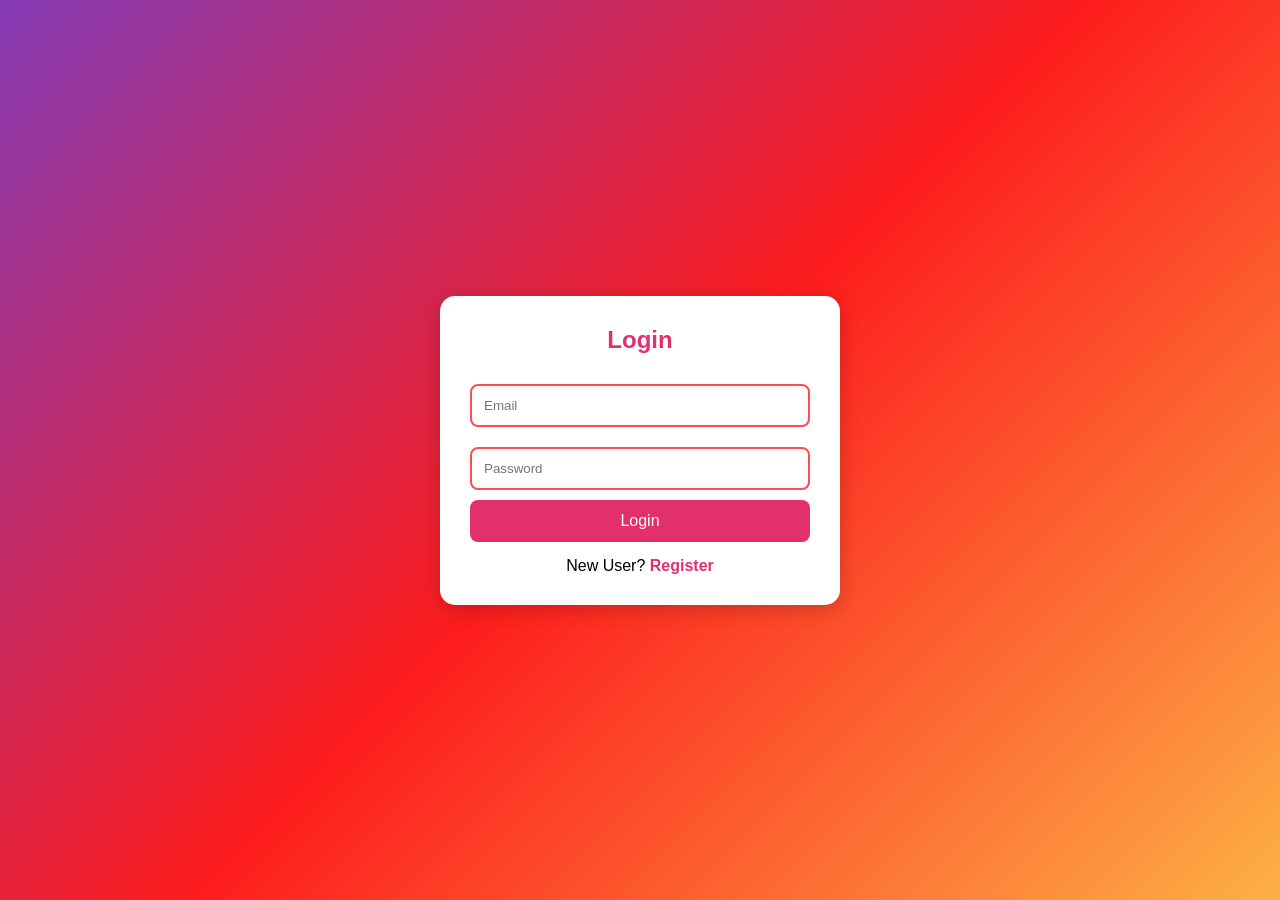
<file: frontend/login.html>
<!DOCTYPE html>
<html>
<head>
    <title>Login</title>
    <meta name="viewport" content="width=device-width, initial-scale=1.0">
    <link rel="stylesheet" href="css/style.css">
</head>
<body>

<div class="container">

    <h2>Login</h2>

   <input
    type="email"
    id="email"
    placeholder="Email"
    required
>

<input
    type="password"
    id="password"
    placeholder="Password"
    required
>

    <button onclick="login()">Login</button>

    <p>
        New User?
        <a href="register.html">Register</a>
    </p>

</div>


<script src="js/auth.js"></script>
<body class="auth-page"></body>

</body>
</html>
</file>
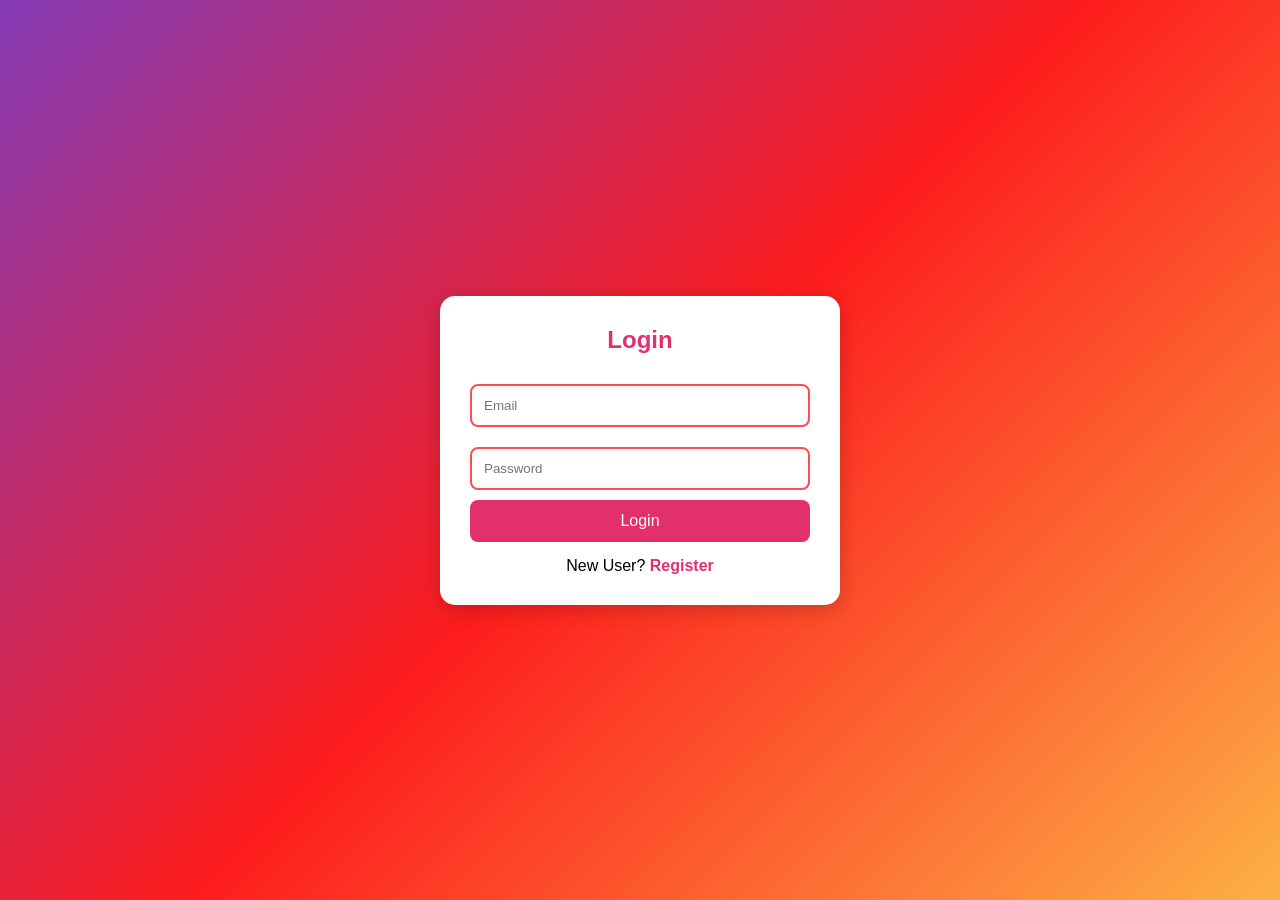
<file: frontend/profile.html>
<!DOCTYPE html>
<html>
<head>
    <title>Profile</title>
    <meta name="viewport" content="width=device-width, initial-scale=1.0">
    <link rel="stylesheet" href="css/style.css">
</head>
<body>

<nav class="navbar">
    <h2>📸 SocialGram</h2>

    <div>
        <button onclick="location.href='index.html'">
            🏠 Home
        </button>

        <button onclick="logout()">
            🚪 Logout
        </button>
    </div>
</nav>

<div class="profile-container">

    <div class="profile-header">

        <img
            src="https://randomuser.me/api/portraits/women/44.jpg"
            class="profile-pic"
        >

        <div class="profile-info">

            <h2>Jyothi</h2>

            <div class="stats">

                <div>
                    <strong>12</strong>
                    <p>Posts</p>
                </div>

                <div>
                    <strong>1.2K</strong>
                    <p>Followers</p>
                </div>

                <div>
                    <strong>850</strong>
                    <p>Following</p>
                </div>

            </div>

            <p class="bio">
                🌸 B.Tech IT Student <br>
                💻 Full Stack Developer <br>
                🚀 CodeAlpha Intern
            </p>

            <button class="edit-btn">
                Edit Profile
            </button>

        </div>

    </div>

    <hr>

    <h3 class="gallery-title">
        My Posts
    </h3>

    <div class="gallery">

        <img src="https://images.unsplash.com/photo-1495474472287-4d71bcdd2085?w=500">

        <img src="https://images.unsplash.com/photo-1551632811-561732d1e306?w=500">

        <img src="https://images.unsplash.com/photo-1512820790803-83ca734da794?w=500">

        <img src="https://images.unsplash.com/photo-1517836357463-d25dfeac3438?w=500">

        <img src="https://images.unsplash.com/photo-1500530855697-b586d89ba3ee?w=500">

        <img src="https://images.unsplash.com/photo-1506744038136-46273834b3fb?w=500">

    </div>

</div>

<script src="js/profile.js"></script>

</body>
</html>
</file>
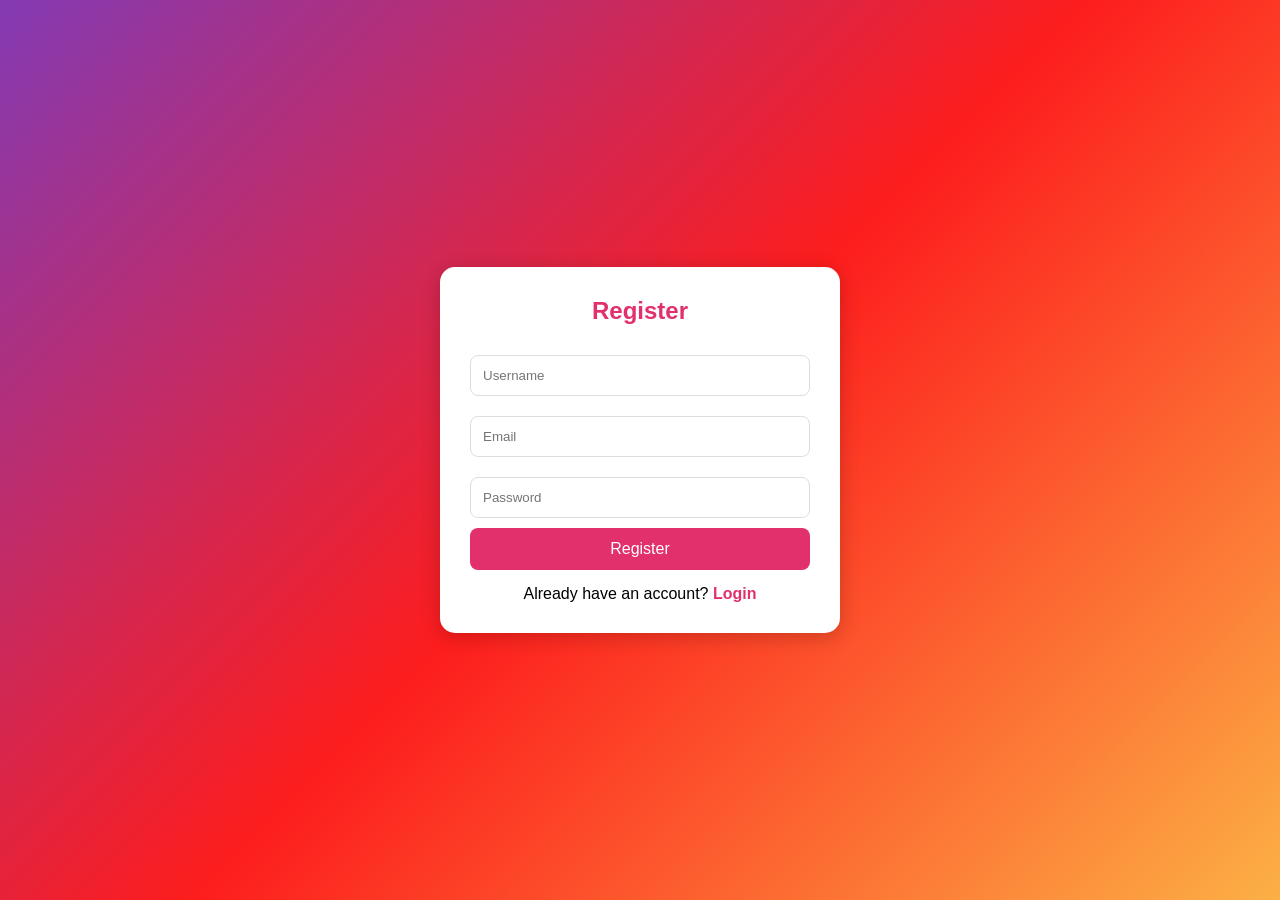
<file: frontend/register.html>
<!DOCTYPE html>
<html>
<head>
    <title>Register</title>
    <meta name="viewport" content="width=device-width, initial-scale=1.0">
    <link rel="stylesheet" href="css/style.css">
</head>
<body>

<div class="container">
    <h2>Register</h2>

    <input type="text" id="username" placeholder="Username">
    <input type="email" id="email" placeholder="Email">
    <input type="password" id="password" placeholder="Password">

    <button onclick="register()">Register</button>

    <p>
        Already have an account?
        <a href="login.html">Login</a>
    </p>
</div>

<script src="js/auth.js"></script>
<body class="auth-page"></body>

</body>
</html>
</file>
<file: frontend/css/style.css>
*{
    margin:0;
    padding:0;
    box-sizing:border-box;
    font-family:'Segoe UI',sans-serif;
}

/* Login & Register Pages */

body{
    min-height:100vh;
    background:linear-gradient(
        135deg,
        #833ab4,
        #fd1d1d,
        #fcb045
    );
}

.container{
    width:90%;
    max-width:400px;
    background:white;
    padding:30px;
    border-radius:15px;
    box-shadow:0 4px 20px rgba(0,0,0,0.2);
    margin:100px auto;
    box-sizing:border-box;
}

.profile-container{
    width:95%;
    max-width:800px;
    margin:auto;
}

h2{
    text-align:center;
    margin-bottom:20px;
    color:#e1306c;
}

input,
textarea{
    width:100%;
    padding:12px;
    margin:10px 0;
    border:1px solid #ddd;
    border-radius:8px;
    outline:none;
}

button{
    width:100%;
    padding:12px;
    border:none;
    border-radius:8px;
    background:#e1306c;
    color:white;
    cursor:pointer;
    font-size:16px;
}

button:hover{
    opacity:0.9;
}

p{
    text-align:center;
    margin-top:15px;
}

a{
    text-decoration:none;
    color:#e1306c;
    font-weight:bold;
}

/* Navbar */

.navbar{
    background:white;
    display:flex;
    justify-content:space-between;
    align-items:center;
    padding:15px 30px;
    box-shadow:0 2px 10px rgba(0,0,0,.1);
}

.navbar h2{
    margin:0;
    color:#e1306c;
}

.navbar button{
    width:auto;
    padding:10px 15px;
    margin-left:10px;
}

/* Feed Container */

.main-container{
    width:90%;
    max-width:700px;
    margin:30px auto;
}

/* Create Post */

.create-post{
    background:white;
    padding:20px;
    border-radius:15px;
    margin-bottom:25px;
    box-shadow:0 4px 15px rgba(0,0,0,.15);
}

.create-post textarea{
    resize:none;
}

.create-post button{
    margin-top:10px;
}

/* Post Cards */

.post{
    background:white;
    margin-bottom:20px;
    padding:20px;
    border-radius:15px;
    box-shadow:0 4px 15px rgba(0,0,0,.15);
}

.post-header{
    display:flex;
    align-items:center;
    gap:10px;
}

.avatar{
    width:45px;
    height:45px;
    border-radius:50%;
    object-fit:cover;
}

.username{
    font-weight:bold;
    font-size:16px;
}

.post img{
    width:100%;
    max-height:250px;
    object-fit:cover;
    border-radius:12px;
    margin-top:10px;
}

.post-content{
    margin:15px 0;
    font-size:15px;
}

.post-actions{
    display:flex;
    gap:10px;
    margin-top:10px;
}

.post-actions button{
    width:auto;
    padding:8px 15px;
    border:none;
    border-radius:8px;
    background:#f5f5f5;
    color:black;
    cursor:pointer;
}

.post-actions button:hover{
    background:#ececec;
}
.auth-page{
    display:flex;
    justify-content:center;
    align-items:center;
}

.auth-page .container{
    margin:0;
}

/* Profile Page */

.profile-container{
    width:90%;
    max-width:900px;
    margin:30px auto;
    background:white;
    padding:30px;
    border-radius:15px;
}

.profile-header{
    display:flex;
    gap:40px;
    align-items:center;
}

.profile-pic{
    width:150px;
    height:150px;
    border-radius:50%;
    object-fit:cover;

    border:5px solid #e1306c;
}

.profile-info{
    flex:1;
}

.stats{
    display:flex;
    gap:40px;
    margin:20px 0;
}

.stats div{
    text-align:center;
}

.bio{
    margin-bottom:15px;
    line-height:1.6;
}

.edit-btn{
    width:auto;
    padding:10px 20px;
}

.gallery-title{
    margin:20px 0;
}

.gallery{
    display:grid;

    grid-template-columns:
    repeat(auto-fit,minmax(200px,1fr));

    gap:10px;
}

.gallery img{
    width:100%;
    height:220px;

    object-fit:cover;

    border-radius:10px;

    transition:.3s;
}

.gallery img:hover{
    transform:scale(1.03);
}

input:invalid {
    border: 2px solid #ff4d4d;
}

input:focus {
    border: 2px solid #e1306c;
    outline: none;
}

/* =========================
   MOBILE RESPONSIVE DESIGN
   ========================= */

@media (max-width: 768px) {

    /* Navbar */
    .navbar{
        flex-direction:column;
        gap:10px;
        text-align:center;
        padding:15px;
    }

    .navbar h2{
        font-size:32px;
    }

    .navbar button{
        width:100%;
        margin:5px 0;
    }

    /* Login/Register */
    .container{
        width:95%;
        margin:30px auto;
        padding:20px;
    }

    /* Feed */
    .main-container{
        width:95%;
    }

    .create-post{
        padding:15px;
    }

    /* Profile */
    .profile-container{
        width:95%;
        padding:20px;
        overflow:hidden;
    }

    .profile-header{
        flex-direction:column;
        align-items:center;
        text-align:center;
        gap:20px;
    }

    .profile-pic{
        width:120px;
        height:120px;
    }

    .profile-info{
        width:100%;
    }

    .stats{
        display:flex;
        justify-content:center;
        flex-wrap:wrap;
        gap:20px;
        margin:15px 0;
    }

    .stats div{
        min-width:80px;
    }

    .bio{
        text-align:center;
        font-size:16px;
    }

    .edit-btn{
        width:100%;
        max-width:250px;
    }

    /* Posts */
    .post{
        padding:15px;
    }

    .post-header{
        flex-wrap:wrap;
    }

    .post-actions{
        flex-wrap:wrap;
    }

    .post-actions button{
        flex:1;
        min-width:100px;
    }

    /* Gallery */
    .gallery{
        grid-template-columns:1fr;
    }

    .gallery img{
        height:auto;
    }

    /* Inputs */
    input,
    textarea,
    button{
        width:100%;
        box-sizing:border-box;
    }

    img{
        max-width:100%;
        height:auto;
    }
}
</file>
